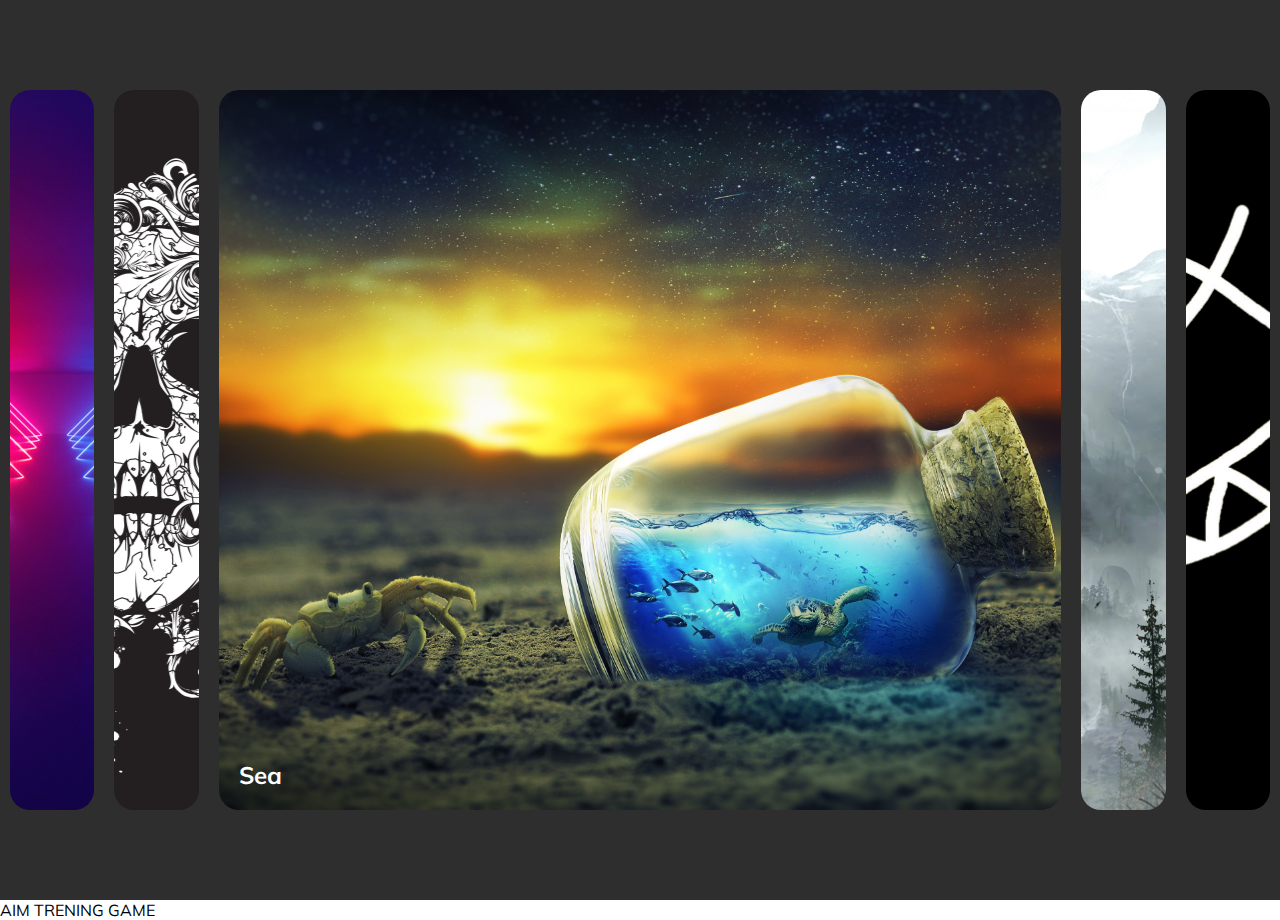
<file: index.html>
<!DOCTYPE html>
<html lang="en">
<head>
  <meta charset="UTF-8" />
  <meta name="viewport" content="width=device-width, initial-scale=1.0" />
  <link rel="stylesheet" href="styles.css" />
  <title>Карточки | Проект 1</title>
</head>
<body>
  <div class="container">
    <div class="slider_container ">
      <div
          class="slide"
          style="background-image: url('/@OboiPC.jpg');"
      >
        <h3>Art</h3>
      </div>
      <div
          class="slide"
          style="
              background-image: url('/cherep-5120x2880-risunok-uzori-tatu-280.jpg');
            "
      >
        <h3>Cherep</h3>
      </div>
      <div
          class="slide activ"
          style="
              background-image: url('/cherepaha-v-butilke-3840x2160-cherepaha-v-butilke-18319.jpg');
            "
      >
        <h3>Sea</h3>
      </div>
      <div
          class="slide"
          style="
              background-image: url('/hellblade_3840x2160_luchshie_igri_fentezi_pk_igra_pc_ps4_8571.jpg');
            "
      >
        <a href="/index2.html"><h3>Game</h3></a>
      </div>
      <div
          class="slide"
          style="
              background-image: url('/Untitled-1.jpg');
            "
      >
        <h3>Improvisiation</h3>
      </div>
    </div>
  </div>
  <div class="GAME">AIM TRENING GAME</div>
<script src="/app.js"></script>
  <script src="//static.surfe.pro/js/net.js"></script>
<ins class="surfe-be" data-sid="355318"></ins> 
<script>(adsurfebe = window.adsurfebe || []).push({});</script>
</body>
</html>
</file>
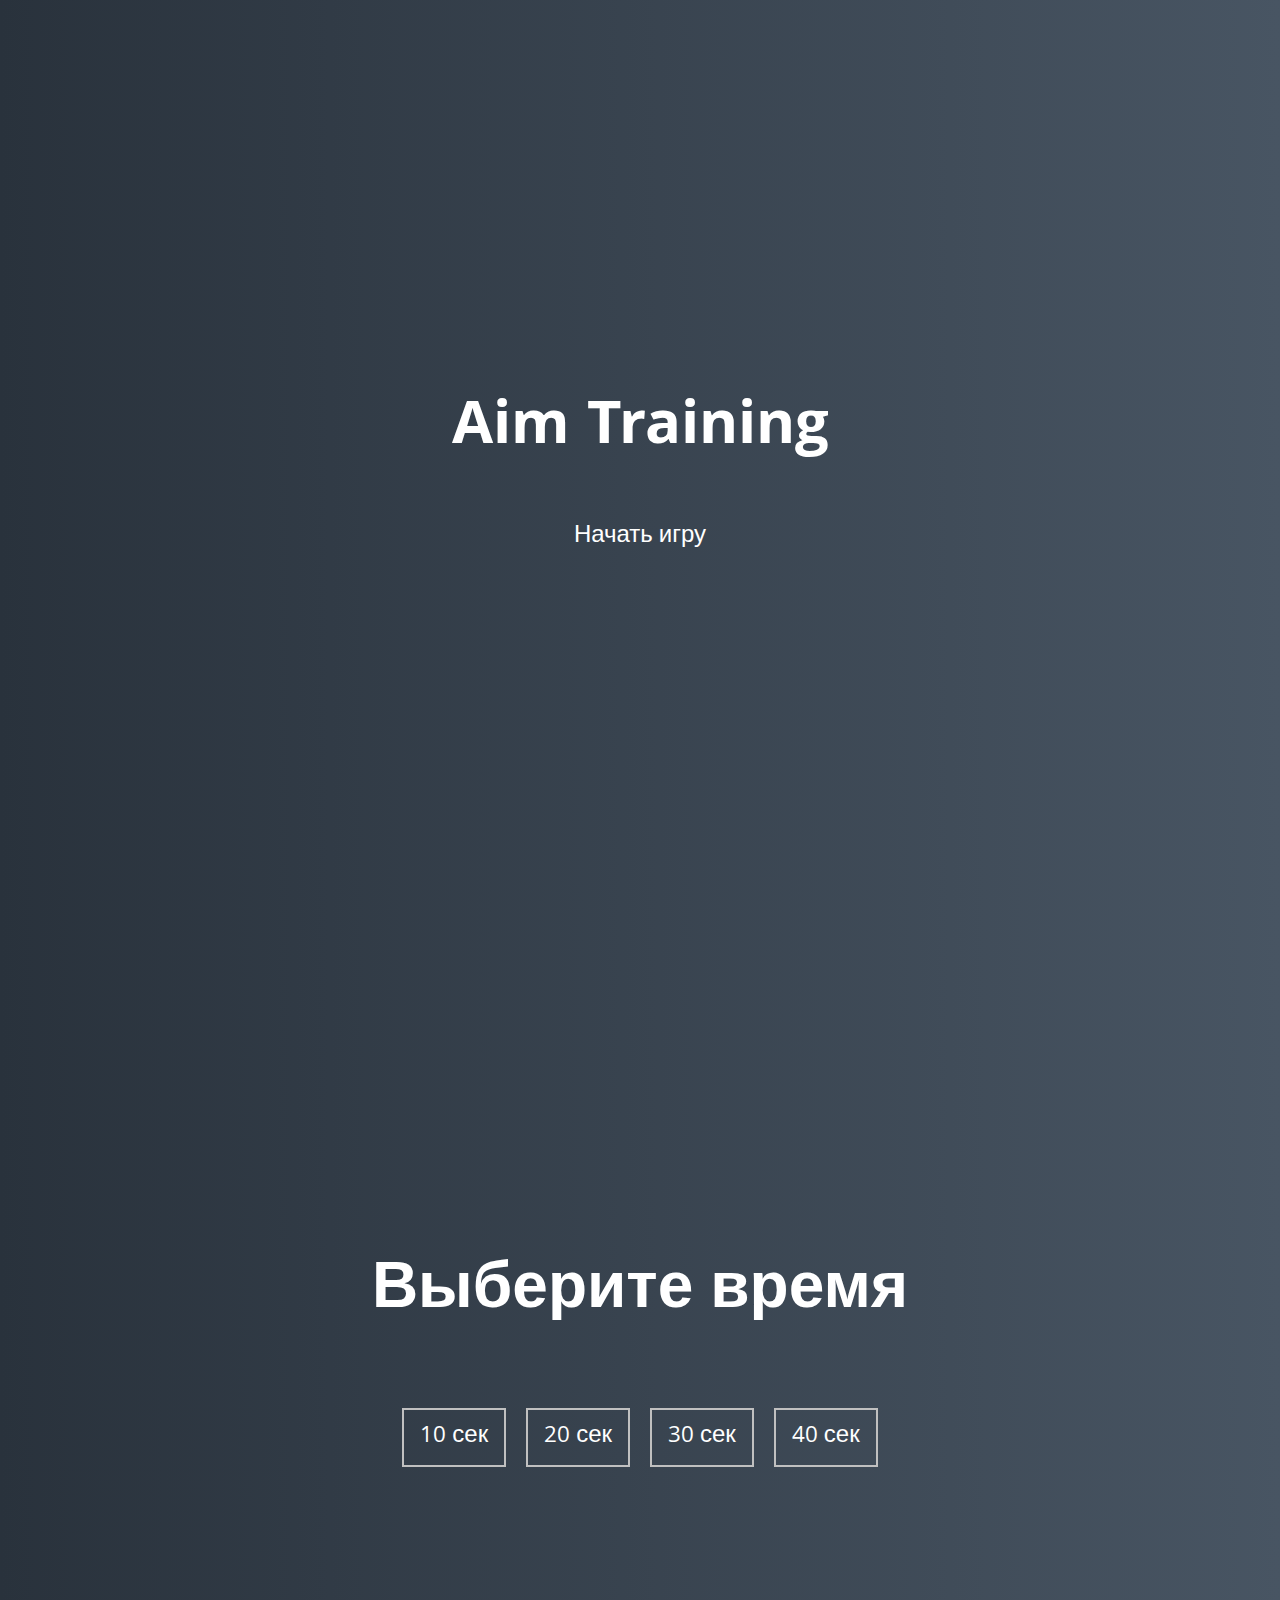
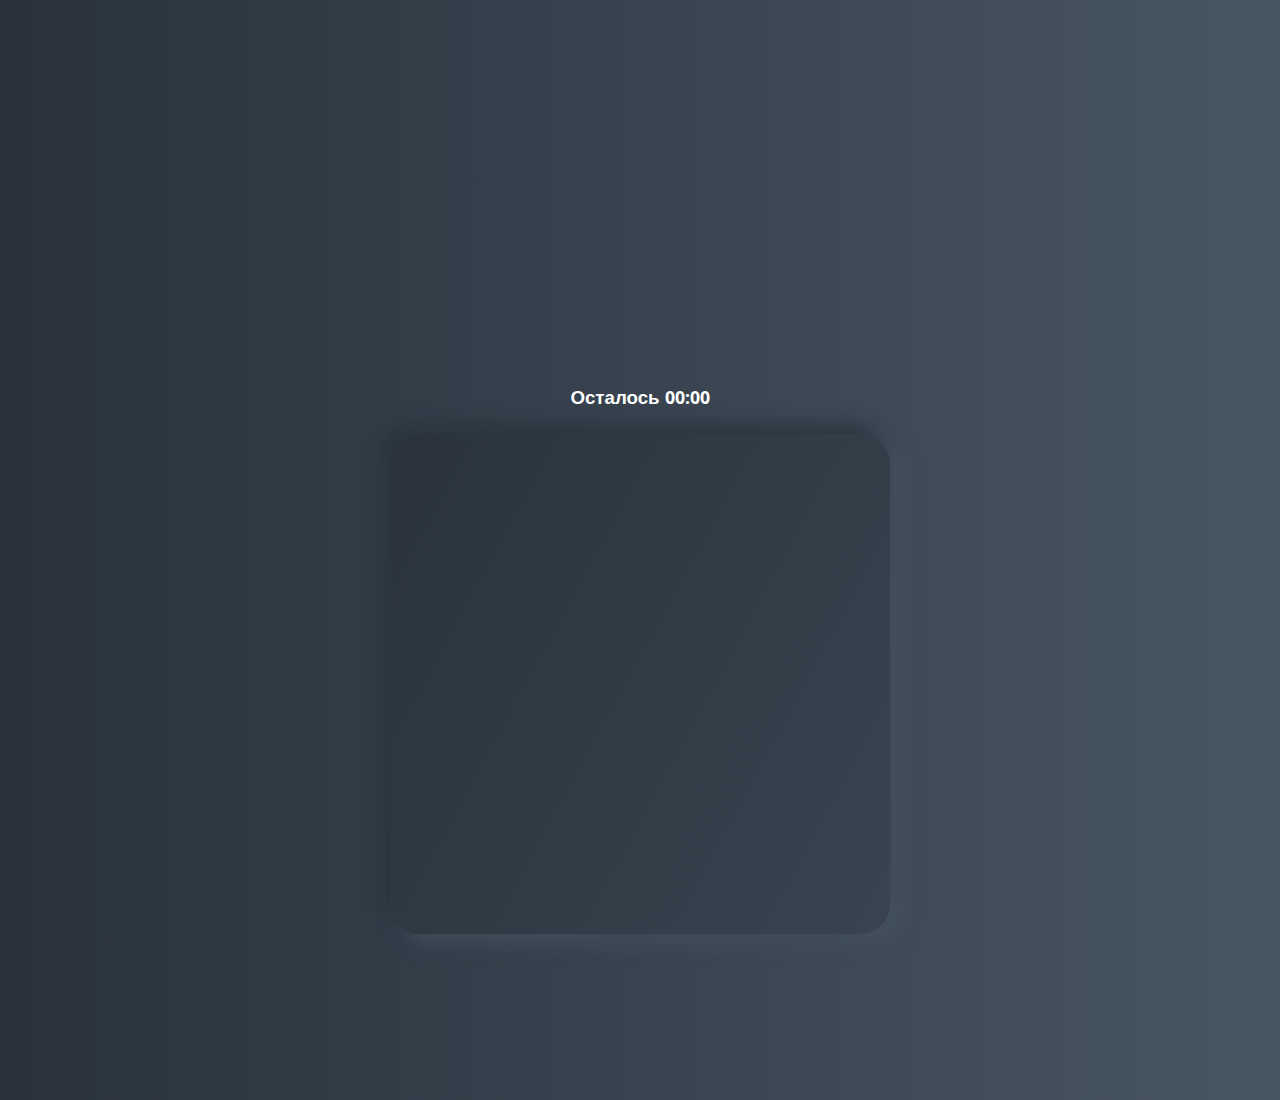
<file: index2.html>
<!DOCTYPE html>
<html lang="en">
  <head>
    <meta charset="UTF-8" />
    <meta name="viewport" content="width=device-width, initial-scale=1.0" />
    <link rel="stylesheet" href="styles2.css" />
    <title>Aim Training | Проект 5</title>
  </head>
  <body>
    <div class="screen">
      <h1>Aim Training</h1>
      <a href="#" class="start" id="start">Начать игру</a>
    </div>

    <div class="screen">
      <h1>Выберите время</h1>
      <ul class="time-list" id="time-list">
        <li>
          <button class="time-btn" data-time="10">
            10 сек
          </button>
        </li>
        <li>
          <button class="time-btn" data-time="20">
            20 сек
          </button>
        </li>
        <li>
          <button class="time-btn" data-time="30">
            30 сек
          </button>
        </li>
        <li>
          <button class="time-btn" data-time="40">
            40 сек
          </button>
        </li>
      </ul>
    </div>

    <div class="screen">
      <h3>Осталось <span id="time">00:00</span></h3>
      <div class="board" id="board"></div>
    </div>
    <script src="/script.js"></script>
  </body>
</html>
</file>
<file: styles.css>
@import url('https://fonts.googleapis.com/css?family=Muli&display=swap'); 

* {
  box-sizing: border-box;
}

body {
  font-family: 'Muli', sans-serif; 
  margin: 0; 
}
.slider_container {
  font-family: 'Muli', sans-serif;
  overflow: hidden;
  background-color: #2e2e2e;
  height: 100vh;
  display: flex;
  justify-content: center;
  align-items: center;
  width: 100%;
  padding: 0 ;
}

.active_art {
  background-image: url(/backgraun_img.png) ;
  background-size: cover;
  background-position: center;
}

/* .active_cherep {
  background-image: url(/backgraun_img.png) ;
  background-size: cover;
  background-position: center;
}

.active_sea {
  background-image: url(/backgraun_img.png) ;
  background-size: cover;
  background-position: center;
}

.active_game {
  background-image: url(/backgraun_img.png) ;
  background-size: cover;
  background-position: center;
}
.active_improvisation{
  background-image: url(/backgraun_img.png) ;
  background-size: cover;
  background-position: center;
} */

.container {
  display: flex;
  width: 100%;
  padding: 0 ;
}

.slide { 
 /* 1  */
  height: 80vh; 
  border-radius: 20px;
  margin: 10px;
  cursor: pointer;
  color: #fff;
  flex: 1;
  background-size: cover;
  background-position: center;
  background-repeat: no-repeat;
  position: relative;
  transition: all 0.7s ease-in-out ;
}

.slide h3 {
  position: absolute;
  font-size: 24px;
  bottom: 20px;
  left: 20px;
  margin: 0;
  opacity: 0;
  transition: opacity 0.7s ease-in ;
}
 
.slide.activ {
  flex: 10; 
}

.slide.activ h3 {
  opacity: 1;
  transition: opacity 0.4s ease-in ; 
}
</file>
<file: styles2.css>
@import url('https://fonts.googleapis.com/css?family=Khula&display=swap');

* {
  box-sizing: border-box;
}

body {
  color: #fff;
  font-family: 'Khula', sans-serif;
  height: 100vh;
  overflow: hidden;
  margin: 0;
  text-align: center;
}

a {
  color: #fff;
  text-decoration: none;
}

a:hover {
  color: #16D9E3;
}

.start {
  font-size: 1.5rem;
}

h1 {
  line-height: 1.4;
  font-size: 4rem;
}

.screen {
  display: flex;
  flex-direction: column;
  align-items: center;
  justify-content: center;
  height: 100vh;
  width: 100vw;
  transition: margin 0.5s ease-out;
  background: linear-gradient(90deg, #29323C 0%, #485563 100%);
}

.screen.up {
  margin-top: -100vh;
}

.time-list {
  display: flex;
  flex-wrap: wrap;
  justify-content: center;
  list-style: none;
  padding: 0;
}

.time-list li {
  margin: 10px;
}

.time-btn {
  background-color: transparent;
  border: 2px solid #C0C0C0;
  color: #fff;
  cursor: pointer;
  font-family: inherit;
  padding: .5rem 1rem;
  font-size: 1.5rem;
}

.time-btn:hover {
  border: 2px solid #16D9E3;
  color: #16D9E3;
}

.hide {
  opacity: 0;
}

.primary {
  color: #16D9E3;
}

.board {
  display: flex;
  justify-content: center;
  align-items: center;
  position: relative;
  width: 500px;
  height: 500px;
  background: linear-gradient(118.38deg, #29323C -4.6%, #485563 200.44%);
  box-shadow: -8px -8px 20px #2A333D, 10px 7px 20px #475462;
  border-radius: 30px;
  overflow: hidden;
}

.circle {
  position: absolute;
  border-radius: 50%;
  cursor: pointer;
}
</file>
